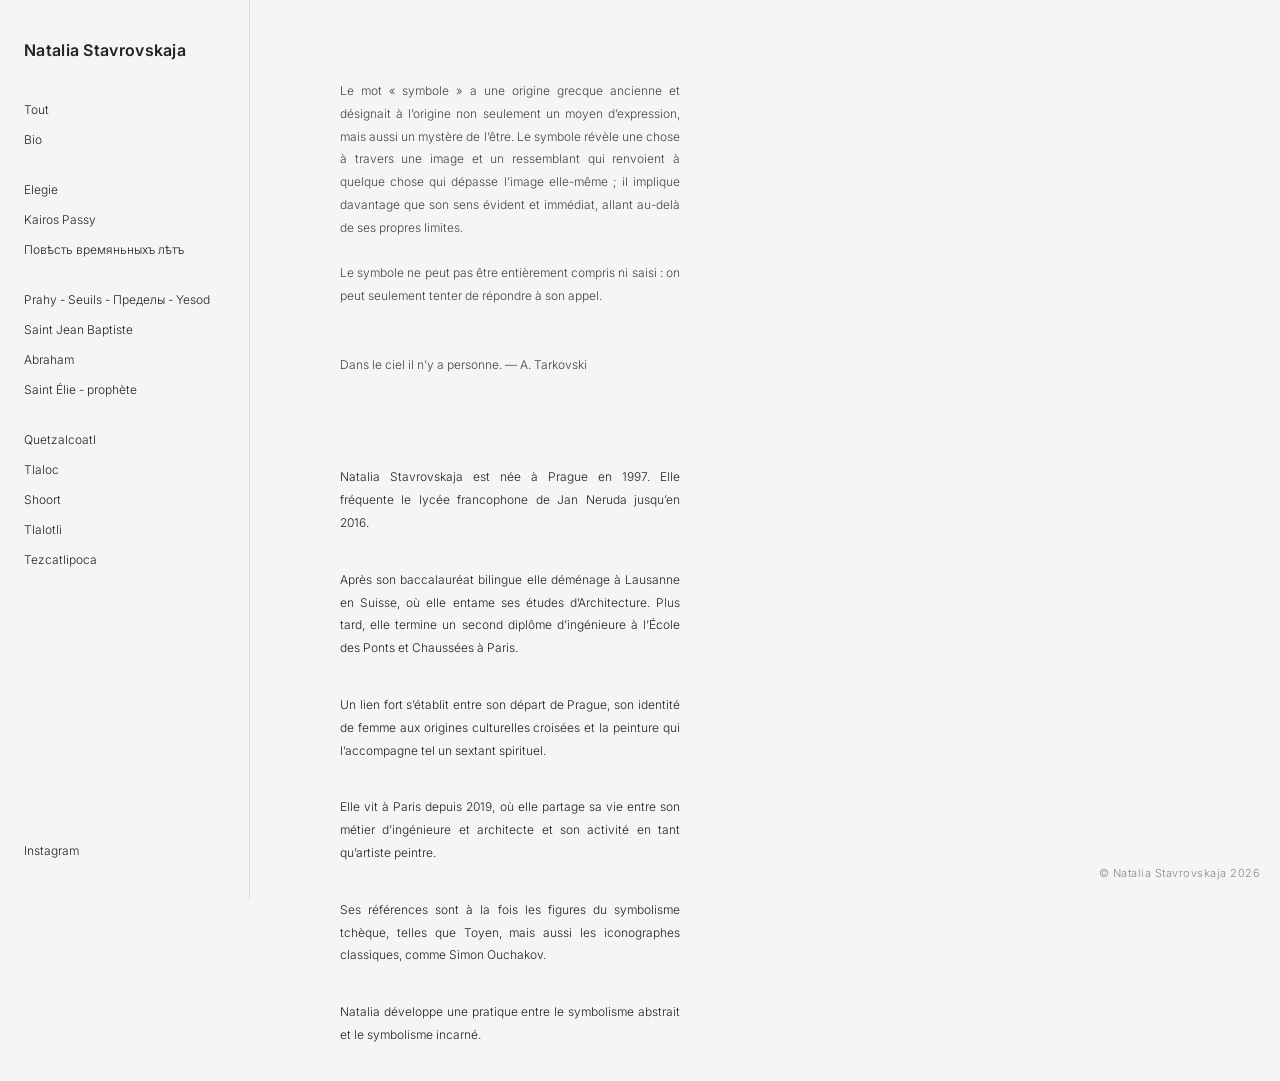
<file: bio.html>
<!DOCTYPE html>
<html lang="fr">

<head>

<meta charset="UTF-8">

<meta name="viewport" content="width=device-width, initial-scale=1.0">

<title>Bio — Natalia Stavrovskaja</title>

<link rel="stylesheet" href="style.css">

</head>

<body>

<!-- MENU -->

<nav class="sidebar">

    <div class="sidebar-top">

        <div class="name">
            Natalia Stavrovskaja
        </div>

        <a href="index.html">Tout</a>

        <a href="bio.html">Bio</a>

        <br>

        <a href="oeuvres/serie-4.html"> Elegie </a>

        <a href="oeuvres/serie-2.html"> Kairos Passy </a>
        
        <a href="oeuvres/serie-3.html"> Повѣсть времяньныхъ лѣтъ </a>
        
        <br>
        
        <a href="oeuvres/serie-1.html"> Prahy - Seuils - Пределы - Yesod </a>

        <a href="oeuvres/serie-5.html">Saint Jean Baptiste</a>  
              
        <a href="oeuvres/serie-6.html">Abraham</a>
        
        <a href="oeuvres/serie-12.html">Saint Élie - prophète</a>
        
        <br>
        
        <a href="oeuvres/serie-7.html">Quetzalcoatl</a>
        
        <a href="oeuvres/serie-8.html">Tlaloc</a>

        <a href="oeuvres/serie-9.html">Shoort</a>

        <a href="oeuvres/serie-10.html">Tlalotli</a>

        <a href="oeuvres/serie-11.html">Tezcatlipoca</a>
<br>
    </div>

    <div class="sidebar-bottom">

        <a href="https://www.instagram.com/natalia.stavrovskaja?igsh=MTN5M3RpOThoamozNw%3D%3D&utm_source=qr" target="_blank">
            Instagram
        </a>

    </div>

</nav>

<!-- CONTENU -->

<div class="bio-content">

    <!-- MANIFESTE -->

<div class="bio-manifesto">

    Le mot « symbole » a une origine grecque ancienne et désignait à l’origine non seulement un moyen d’expression, mais aussi un mystère de l’être. Le symbole révèle une chose à travers une image et un ressemblant qui renvoient à quelque chose qui dépasse l’image elle-même ; il implique davantage que son sens évident et immédiat, allant au-delà de ses propres limites.

    <br><br>

    Le symbole ne peut pas être entièrement compris ni saisi : on peut seulement tenter de répondre à son appel.

    <br><br><br>

    Dans le ciel il n’y a personne.
    — A. Tarkovski

</div>

    <!-- BIO -->

<div class="bio-text">

    <p>
        Natalia Stavrovskaja est née à Prague en 1997. Elle fréquente le lycée francophone de Jan Neruda jusqu’en 2016.
    </p>

    <p>
        Après son baccalauréat bilingue elle déménage à Lausanne en Suisse, où elle entame ses études d’Architecture. Plus tard, elle termine un second diplôme d’ingénieure à l’École des Ponts et Chaussées à Paris.
    </p>

    <p>
        Un lien fort s’établit entre son départ de Prague, son identité de femme aux origines culturelles croisées et la peinture qui l’accompagne tel un sextant spirituel.
    </p>

    <p>
        Elle vit à Paris depuis 2019, où elle partage sa vie entre son métier d’ingénieure et architecte et son activité en tant qu’artiste peintre.
    </p>

    <p>
        Ses références sont à la fois les figures du symbolisme tchèque, telles que Toyen, mais aussi les iconographes classiques, comme Simon Ouchakov.
    </p>

    <p>
        Natalia développe une pratique entre le symbolisme abstrait et le symbolisme incarné.
    </p>

</div>
    
</div>

<footer class="copyright">
© Natalia Stavrovskaja 2026
</footer>
</body>

</html>
</file>
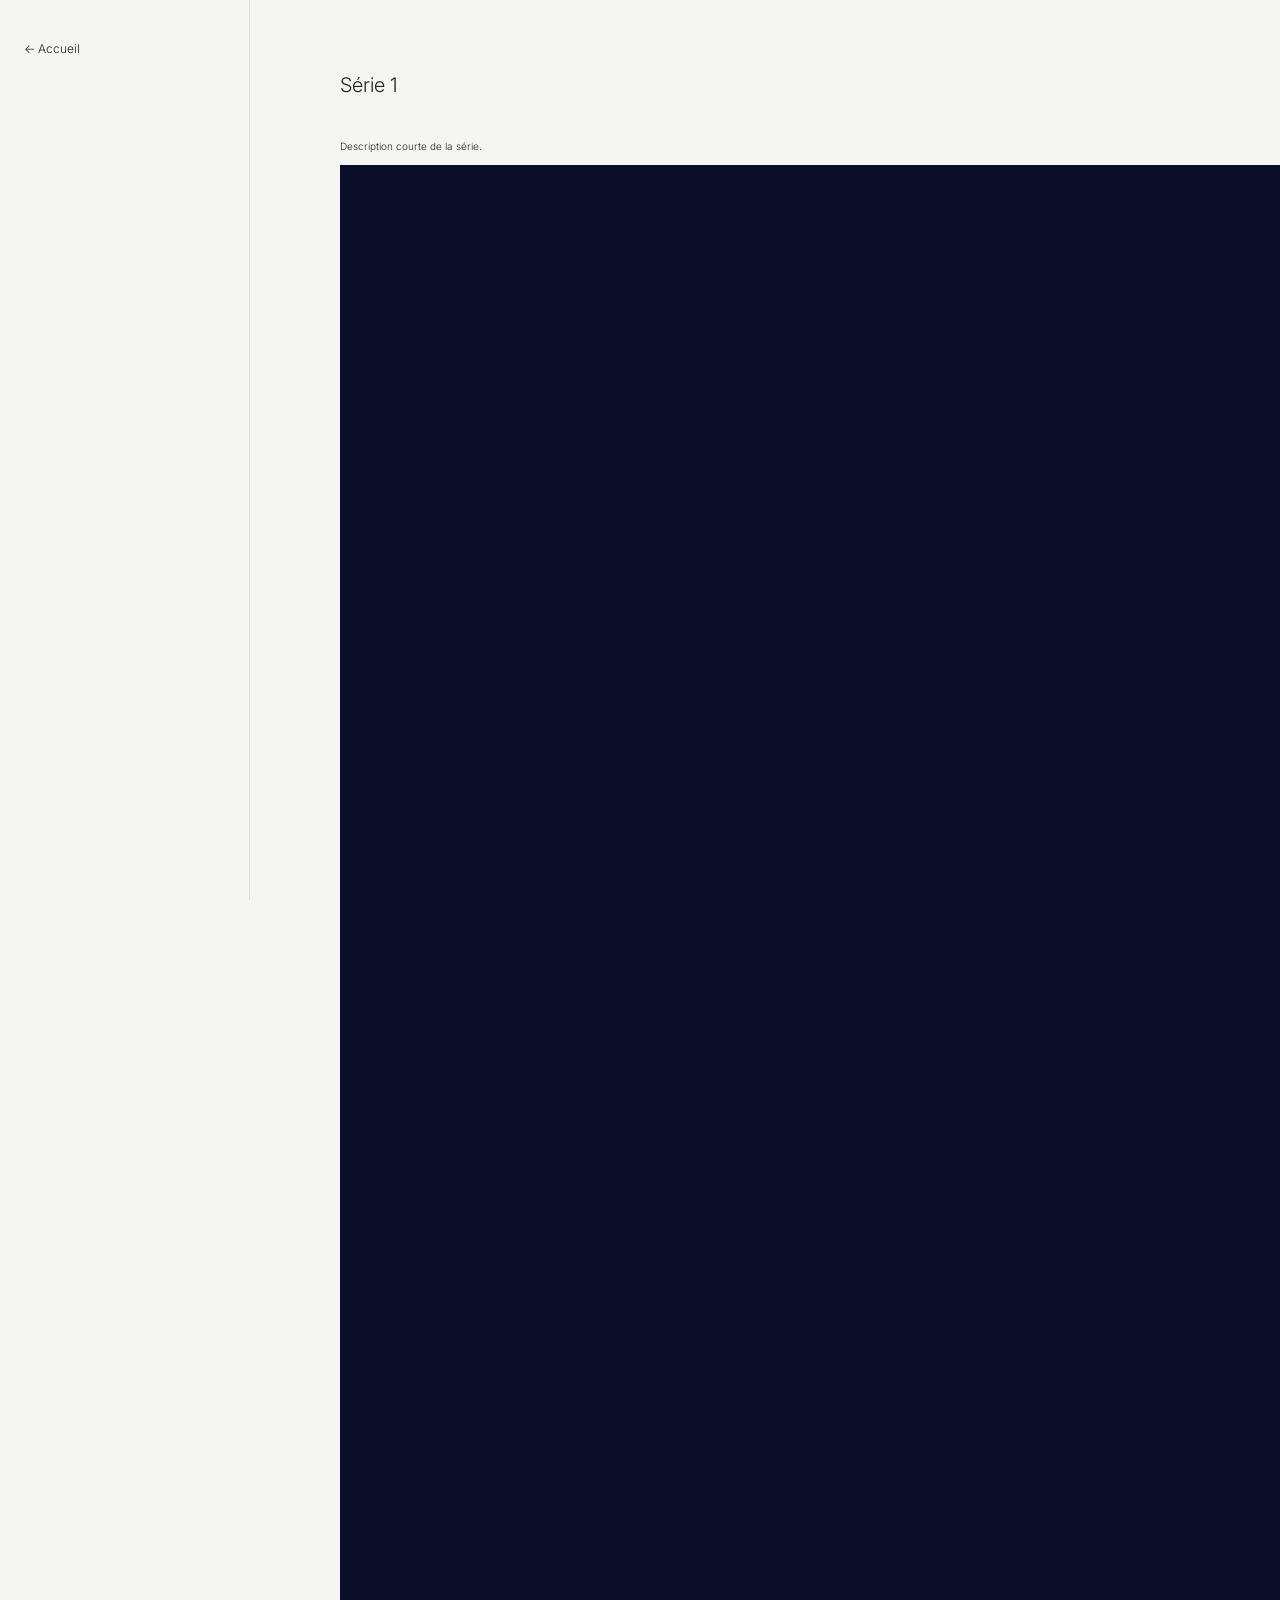
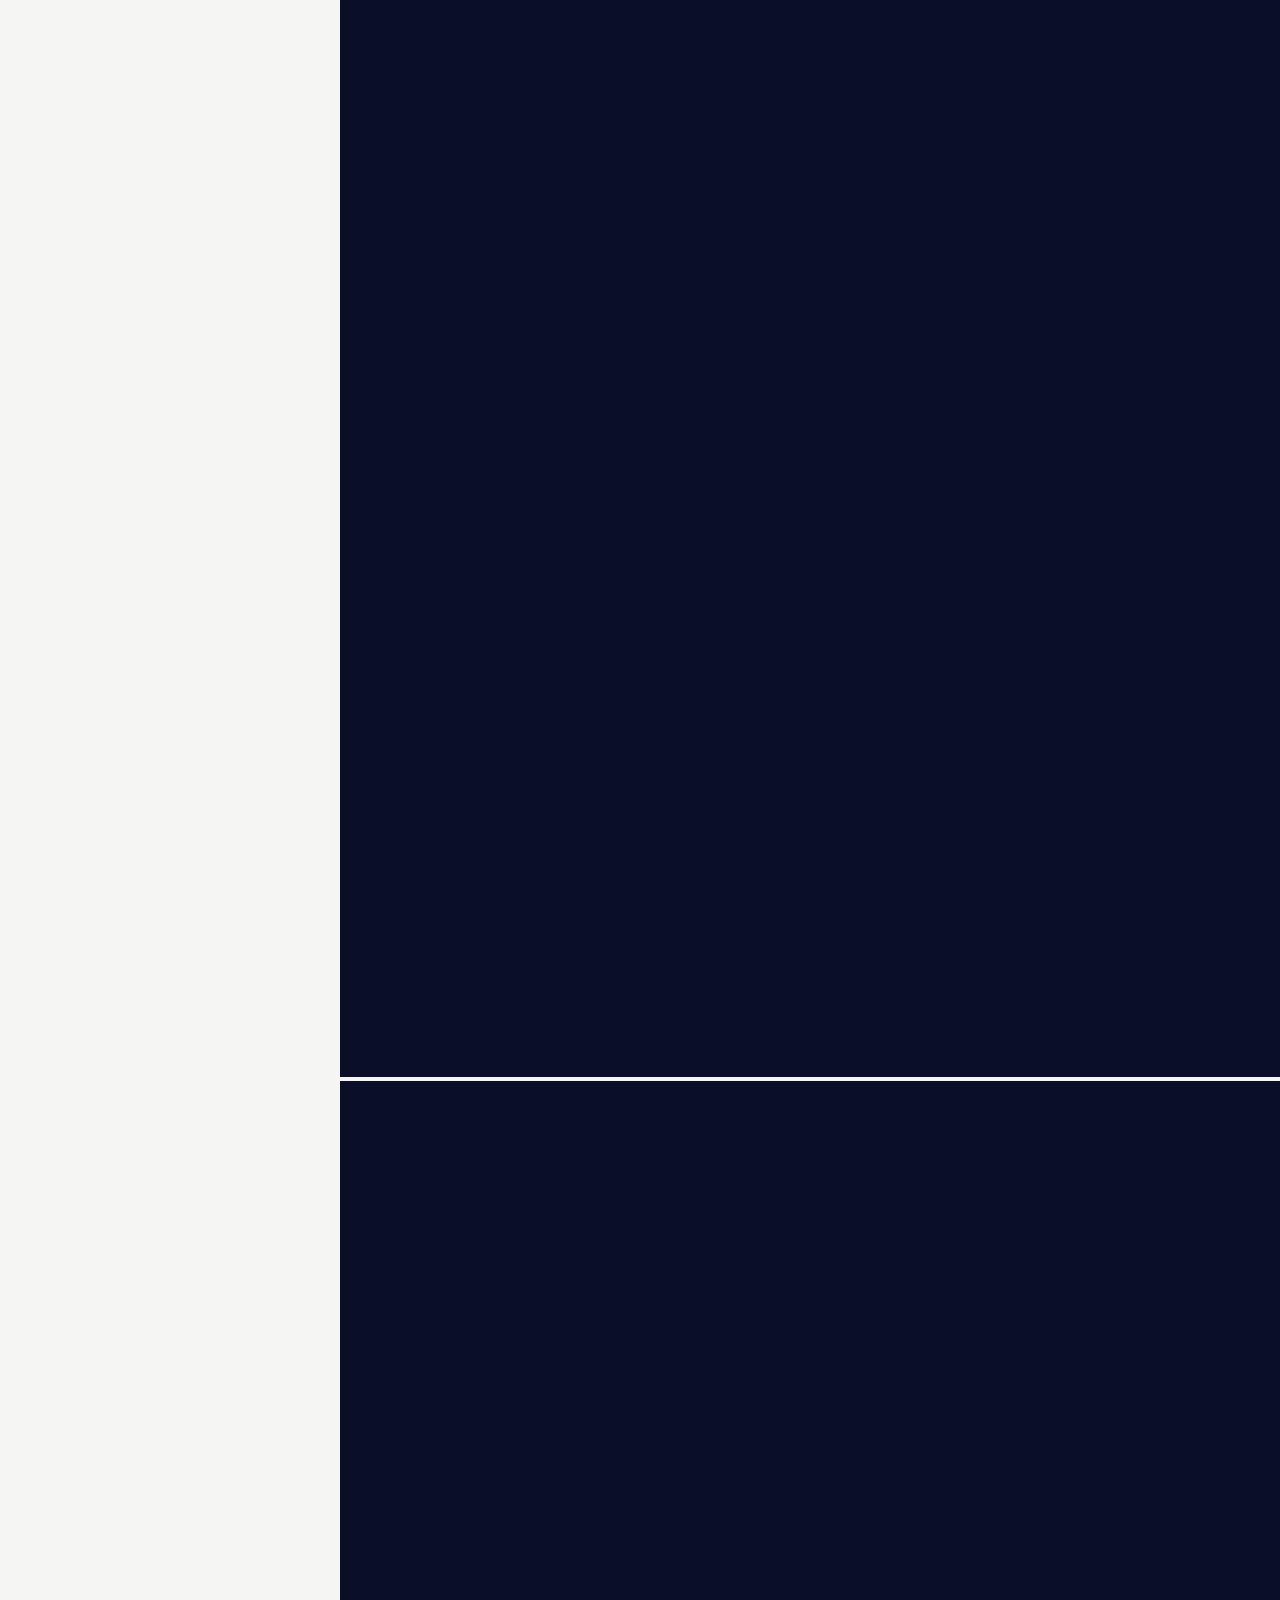
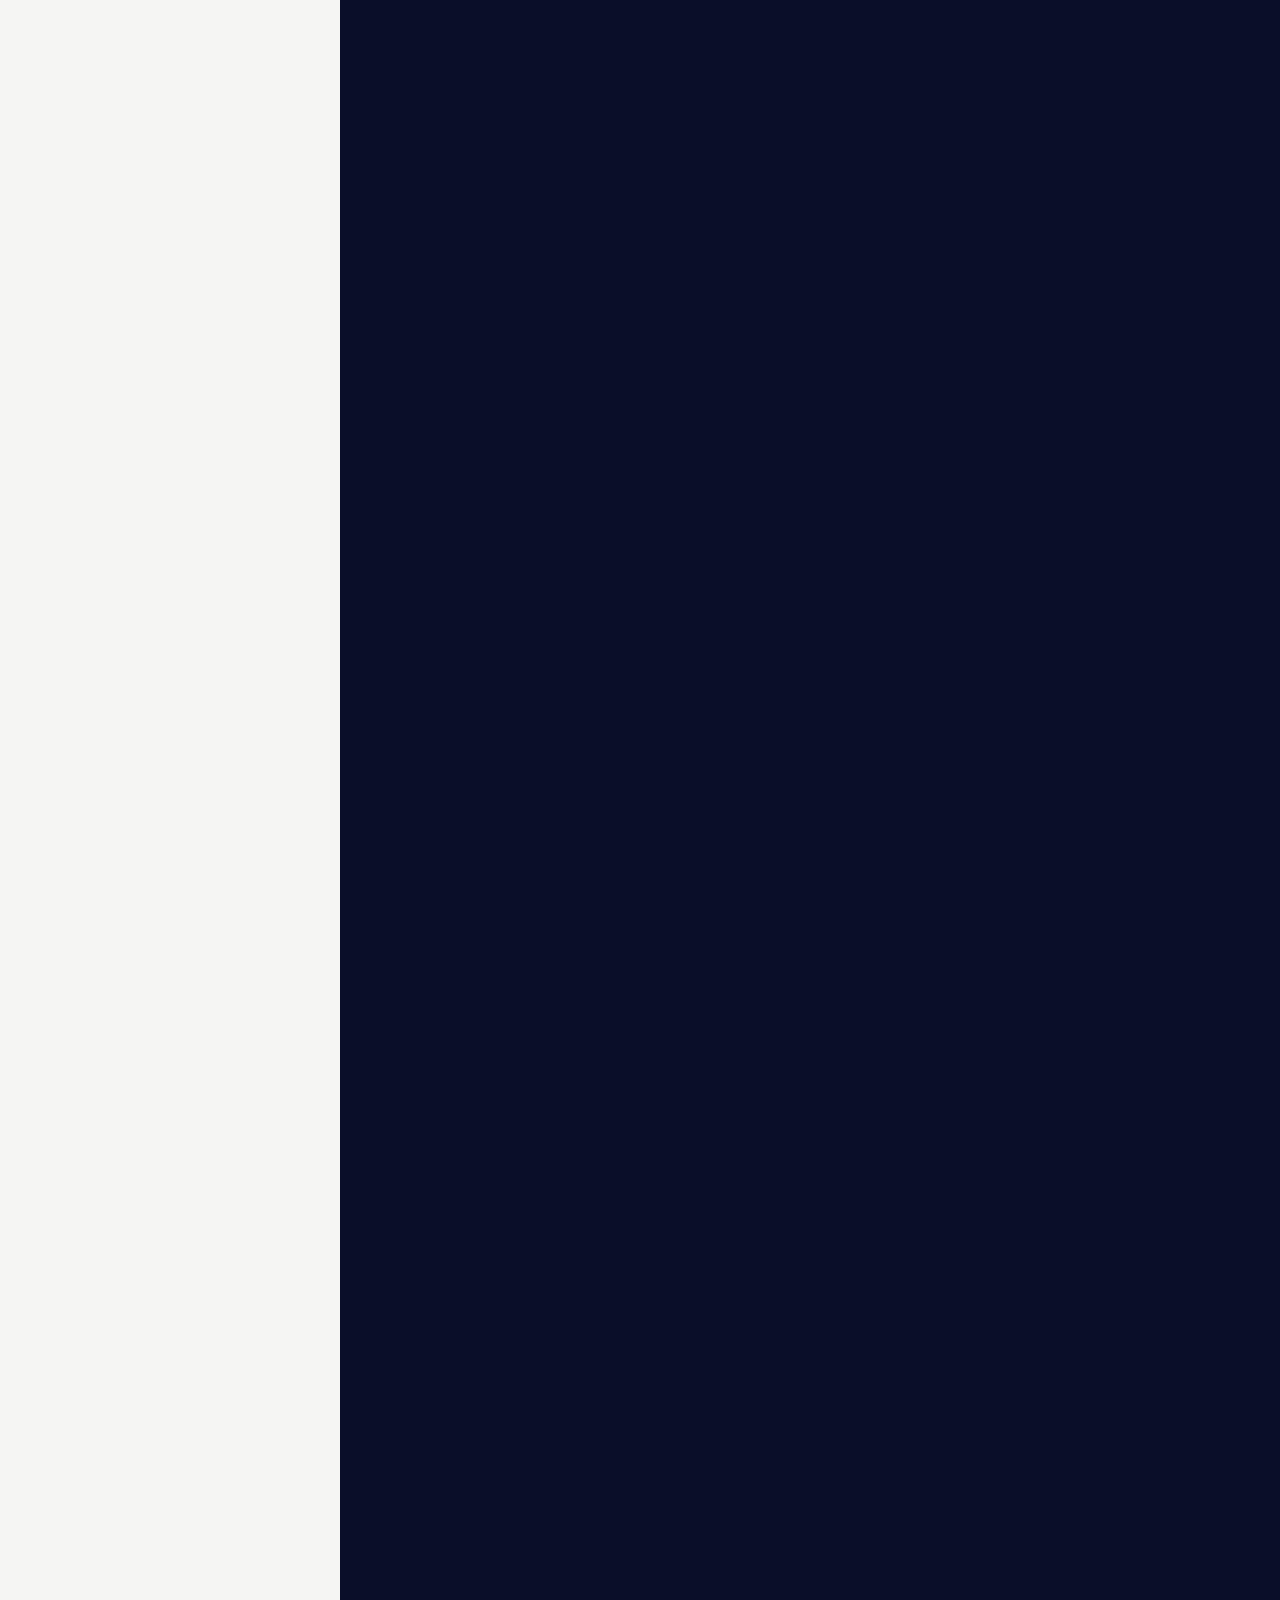
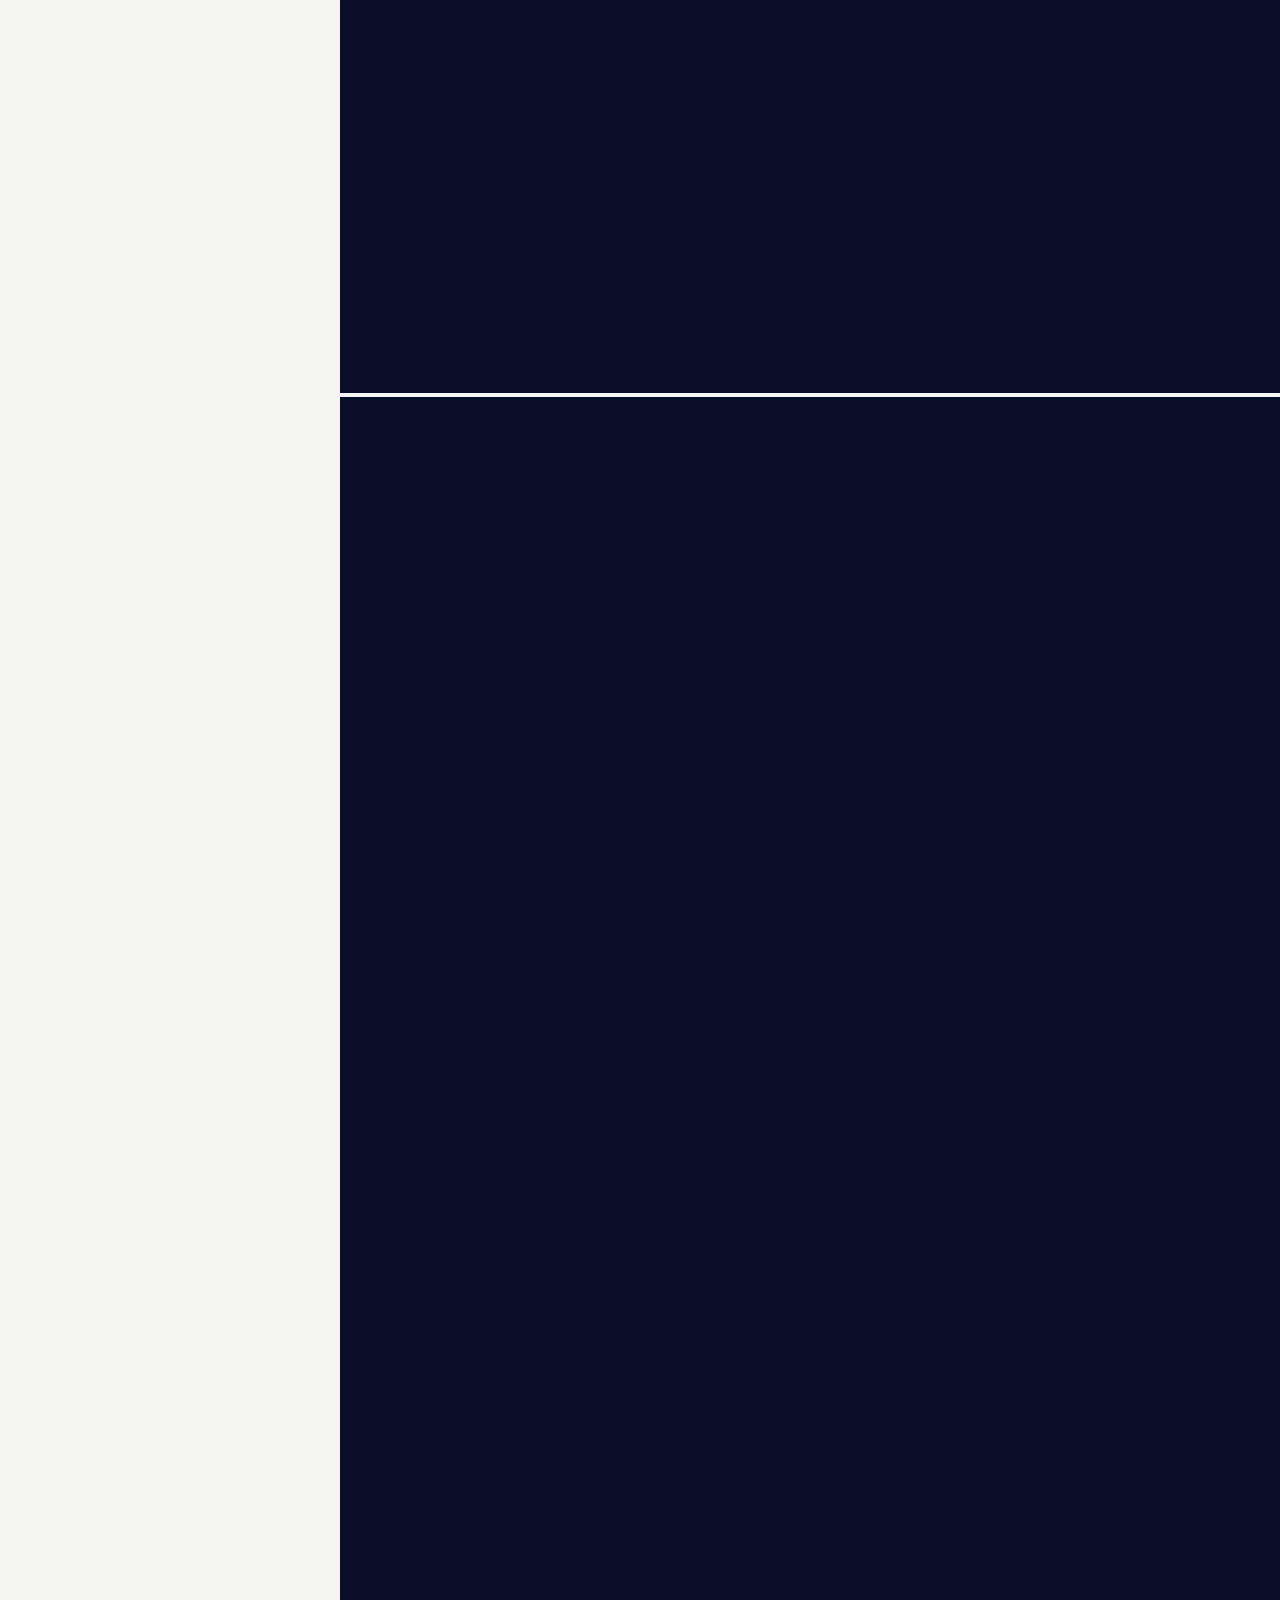
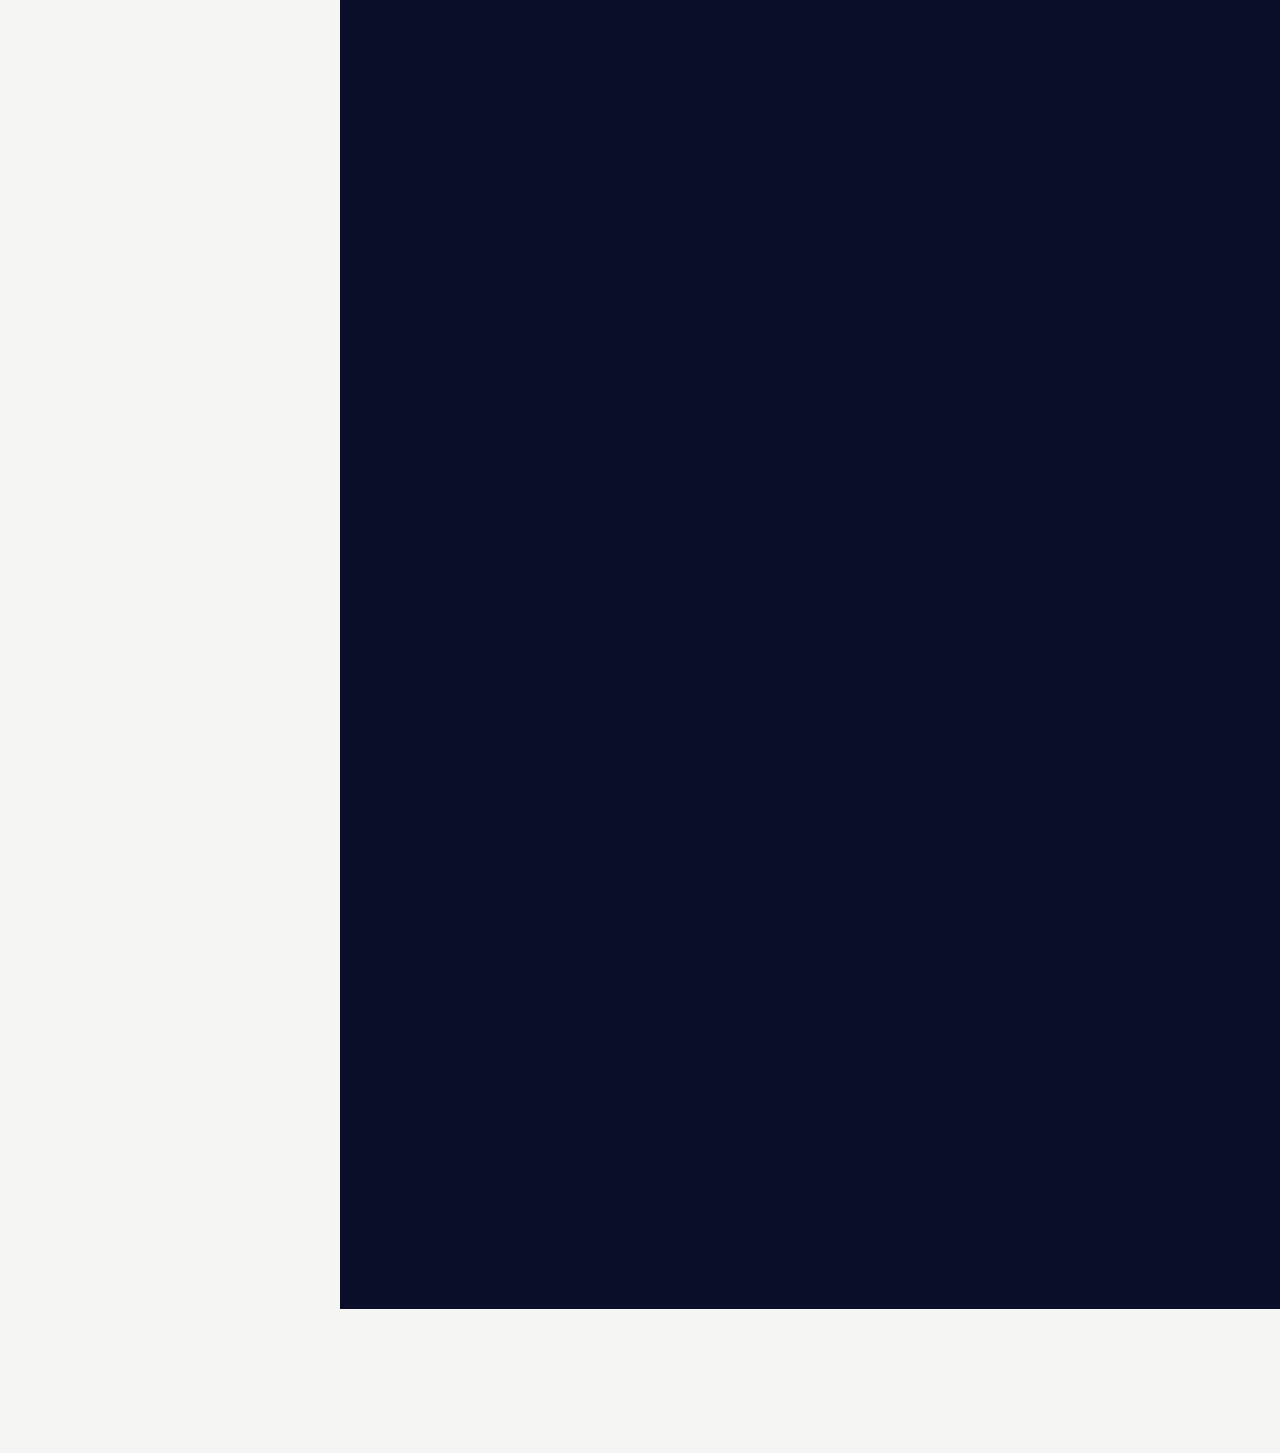
<file: serie-1.html>
<!DOCTYPE html>
<html lang="fr">
<head>
<meta charset="UTF-8">
<title>Série 1</title>
<link rel="stylesheet" href="../style.css">
</head>

<body>

<nav class="sidebar">
    <a href="../index.html">← Accueil</a>
</nav>

<div class="content">

    <h1>Série 1</h1>

    <p>Description courte de la série.</p>

    <img src="../img/serie1-1.jpg" alt="">
    <img src="../img/serie1-2.jpg" alt="">
    <img src="../img/serie1-3.jpg" alt="">

</div>

</body>
</html>
</file>
<file: style.css>
@import url('https://fonts.googleapis.com/css2?family=Inter:ital,wght@0,300;0,400;1,300&display=swap');

body {
    margin: 0;
    background: #f5f5f3;
    color: #222;
    font-family: 'Inter', sans-serif;
    font-weight: 300;
}

/* ACTU */

.actualite-title {
    font-weight: 700 !important;
    font-size: inherit;
    margin-bottom: 30px;
}

.actualite {
    font-weight: bold;
    margin-bottom: 80px;
}

.actualite-text {
    font-size: 10px;
    line-height: 1.7;
    text-align: left;
    width: 280px;
    padding-top: 5px;
}

.actualite-poster {
    width: 280px;
    margin: 0;
}

.actualite-poster img {
    display: block;
    width: 100%;
    height: auto;
}

.actualite-content {
    display: flex;
    flex-direction: row;
    align-items: flex-start;
    justify-content: center;
    gap: 30px;
}

/* MENU LATÉRAL */

.sidebar {
    position: fixed;
    left: 0;
    top: 0;

    width: 250px;
    height: 100vh;

    padding: 40px 24px;

    display: flex;
    flex-direction: column;
    justify-content: space-between;

    border-right: 1px solid #ddd;

    background: #f5f5f3;
    box-sizing: border-box;
}

/* partie haute menu */

.sidebar-top {
    display: flex;
    flex-direction: column;
}

/* nom */

.name {
    font-weight: 600;
    font-size: 16px;
    letter-spacing: 0.3px;

    margin-bottom: 40px;
    line-height: 1.3;
}

/* liens */

.sidebar a {
    text-decoration: none;
    color: #222;

    margin-bottom: 12px;

    font-size: 12px;
    line-height: 1.5;
}

.sidebar a:hover {
    opacity: 0.5;
}

/* instagram */

.sidebar-bottom {
    font-size: 10px;
}

/* CONTENU */

.content {

    margin-left: 260px;

    padding: 60px 80px 140px 80px;

    max-width: 1400px;

    box-sizing: border-box;
}

/* TITRES */

h1 {
    font-size: 20px;
    font-weight: 300;
    margin-bottom: 40px;
}

h2 {
    font-size: 12px;
    font-weight: 400;
    margin-top: 0;
    margin-bottom: 20px;
}

/* TEXTES */

p {
    font-size: 10px;
    line-height: 1.8;
}

/* STRUCTURE OEUVRES */

.artwork {
    display: grid;

    grid-template-columns: minmax(0, 1fr) 180px;

    gap: 80px;

    align-items: start;

    margin-bottom: 220px;
}

/* IMAGES */

.images {

    display: flex;

    flex-wrap: wrap;

    justify-content: center;

    align-items: flex-start;

    gap: 18px;

    width: 100%;
}

.images > div {

    flex: 1 1 0;

    min-width: 0;
}

.images img {
    width: 100%;
    display: block;
    cursor: pointer;
}

/* TEXTE À DROITE */

.info {
    font-size: 10px;
    line-height: 1.7;
    max-width: 180px;
}

/* CARTOUCHE */

.caption {
    margin-top: 12px;

    font-size: 12px;
    line-height: 1.5;

    font-style: italic;
}

/* INTRO */

.serie-intro {

    margin-bottom: 180px;
}

/* citation haut */

.intro-quote-top {

    width: 100%;

    max-width: 780px;

    margin: 0 auto 45px auto;

    position: relative;

    left: -130px;

    text-align: center;

    font-size: 9px;

    letter-spacing: 0.3px;

    opacity: 0.5;
}

/* structure */

.intro-grid {

    position: relative;

    width: 100%;

    max-width: 780px;

    margin: 0 auto;

    min-height: 420px;
    
    left: -120px;
}

/* CENTRE */

.intro-center {

    width: 240px;

    margin: 0 auto;

    text-align: left;
}

/* image */

.intro-center img {

    width: 100%;

    display: block;

    margin-bottom: 18px;
}

/* texte central */

.intro-text {

    font-size: 12px;

    line-height: 1.7;

    font-style: italic;

    margin-bottom: 28px;
    
    text-align: justify;

    hyphens: auto;
}

.intro-text.poem {

    text-align: center;

    hyphens: none;

    line-height: 2;

    margin-bottom: 36px;
}

.poem-source {

    margin-top: 20px;

    font-size: 9px;

    text-transform: uppercase;

    letter-spacing: 0.12em;

    color: #777;

    font-style: normal;
}

/* caption */

.intro-caption {

    text-align: center;

    font-size: 12px;

    line-height: 1.6;

    font-style: italic;
}

/* TEXTE GAUCHE */

.intro-left {

    position: absolute;

    left: -40px;

    top: 150px;

    width: 260px;

    font-size: 10px;

    line-height: 1.5;

    font-style: italic;
}

/* DATE DROITE */

.intro-right {

    position: absolute;

    right: -40px;

    top: 150px;

    width: 260px;

    text-align: right;

    font-size: 10px;

    font-style: italic;
}

/* BIO */

.bio-content {

    margin-left: 340px;

    padding-top: 80px;

    padding-right: 80px;

    max-width: 420px;

    box-sizing: border-box;
}

.bio-manifesto {

    margin-bottom: 90px;

    font-size: 12px;

    line-height: 1.9;

    text-align: justify;

    hyphens: auto;

    color: #444;
}

.bio-text {

    text-align: justify;

    hyphens: auto;
}

.bio-text p {

    font-size: 12px;

    line-height: 1.9;

    margin-bottom: 34px;
}

/* LIGHTBOX */

.lightbox {

    position: fixed;

    top: 0;
    left: 0;

    width: 100%;
    height: 100%;

    background: rgba(0,0,0,0.92);

    display: none;

    justify-content: center;
    align-items: center;

    z-index: 9999;
}

.lightbox img {

    max-width: 95%;
    max-height: 95%;

    object-fit: contain;
}

/* COPYRIGHT */

.copyright {

    position: fixed;

    bottom: 20px;
    right: 20px;

    font-size: 11px;

    color: #888;

    letter-spacing: 0.5px;
}

/* RESPONSIVE */

@media screen and (max-width: 900px) {

    .sidebar {

        position: relative;

        width: 100%;

        height: auto;

        border-right: none;

        border-bottom: 1px solid #ddd;

        padding: 24px;
    }

    .content {

        margin-left: 0;

        padding: 30px 20px 80px 20px;

        max-width: 100%;
    }

    .artwork {

        grid-template-columns: 1fr;

        gap: 30px;
    }

    .intro-grid {

        position: relative;

        display: flex;

        flex-direction: column;

        align-items: center;

        gap: 30px;

        left: 0;

        min-height: auto;
    }

        .intro-quote-top {
    
        font-size: 12px;
    
        line-height: 1.6;
    
        text-align: center;
    
        white-space: normal;
    
        padding: 0 20px;
    
        max-width: 100%;
    }

    .intro-left,
    .intro-right {

        position: relative;

        width: auto;

        top: auto;

        left: auto;

        right: auto;

        text-align: center;

        white-space: normal;
    }

    .intro-center {

        width: 100%;

        max-width: 280px;
    }

    .images {

        grid-template-columns: 1fr;
    }

    .bio-content {

        margin-left: 0;

        padding: 40px 24px 80px 24px;

        max-width: 100%;
    }

    .bio-manifesto {

        font-size: 11px;

        line-height: 1.9;

        margin-bottom: 60px;
    }

    .bio-text p {

        font-size: 11px;

        line-height: 1.9;

        margin-bottom: 28px;
    }

    .copyright {

        position: relative;

        bottom: auto;
        right: auto;

        padding: 0 24px 30px 24px;
    }
}



/* HOMEPAGE — GRILLE RÉGULIÈRE */

.index-content {
    max-width: 1600px;
}

.index-intro {
    max-width: 620px;
    margin-bottom: 80px;
}

.index-intro p {
    font-size: 10px;
    line-height: 1.8;
    margin: 0 0 18px 0;
}

/*
 * Toutes les œuvres occupent exactement la même cellule.
 * 4 colonnes + hauteur fixe = grille régulière.
 * L'image est recadrée avec object-fit: cover : le navigateur
 * agrandit/réduit l'image juste ce qu'il faut pour remplir la cellule,
 * en conservant ses proportions et en retirant seulement ce qui dépasse.
 */
.index-gallery {
    display: grid;
    grid-template-columns: repeat(4, minmax(0, 1fr));
    gap: 3px;
    width: 100%;
}

.gallery-item {
    position: relative;
    display: block;
    width: 100%;
    height: 420px;
    overflow: hidden;
    text-decoration: none;
    color: #222;
    z-index: 1;
}

.gallery-item img {
    display: block;
    width: 100%;
    height: 100%;
    margin: 0;
    object-fit: cover;
    object-position: center center;
    transform: scale(1);
    transform-origin: center center;
    transition:
        transform 450ms cubic-bezier(.2,.7,.2,1);
    will-change: transform;
}

.gallery-item:hover,
.gallery-item:focus-visible {
    z-index: 20;
}

.gallery-item:hover img,
.gallery-item:focus-visible img {
    transform: scale(1.045);
}

.gallery-label {
    position: absolute;
    left: 0;
    bottom: 0;
    width: 100%;
    box-sizing: border-box;
    padding: 14px 12px 11px;
    display: flex;
    flex-direction: column;
    gap: 3px;
    background: linear-gradient(to top, rgba(0,0,0,.52), transparent);
    color: white;
    opacity: 0;
    transform: translateY(4px);
    transition: opacity 300ms ease, transform 300ms ease;
    pointer-events: none;
}

.gallery-label span {
    font-size: 10px;
    line-height: 1.3;
    text-shadow:
        0 0 4px rgba(255,255,255,.95),
        0 0 10px rgba(255,255,255,.75);
}

.gallery-label small {
    font-size: 8px;
    line-height: 1.3;
    opacity: .8;
}

.gallery-item:hover .gallery-label,
.gallery-item:focus-visible .gallery-label {
    opacity: 1;
    transform: translateY(0);
}

/* Tablette */
@media screen and (max-width: 900px) {

    .index-gallery {
        grid-template-columns: repeat(3, minmax(0, 1fr));
        gap: 3px;
    }

    .gallery-item {
        height: 360px;
    }
}

/* Smartphone : deux colonnes, toujours avec des cellules verticales */
@media screen and (max-width: 600px) {

    .index-intro {
        margin-bottom: 55px;
    }

    .index-gallery {
        grid-template-columns: repeat(2, minmax(0, 1fr));
        gap: 2px;
    }

    .gallery-item {
        height: 300px;
    }

    .gallery-item:hover img,
    .gallery-item:focus-visible img {
        transform: none;
    }

    .gallery-label {
        opacity: 1;
        transform: none;
        padding: 10px 8px 8px;
    }

    .gallery-label span {
        font-size: 9px;
    }

    .gallery-label small {
        font-size: 7px;
    }
}
</file>
